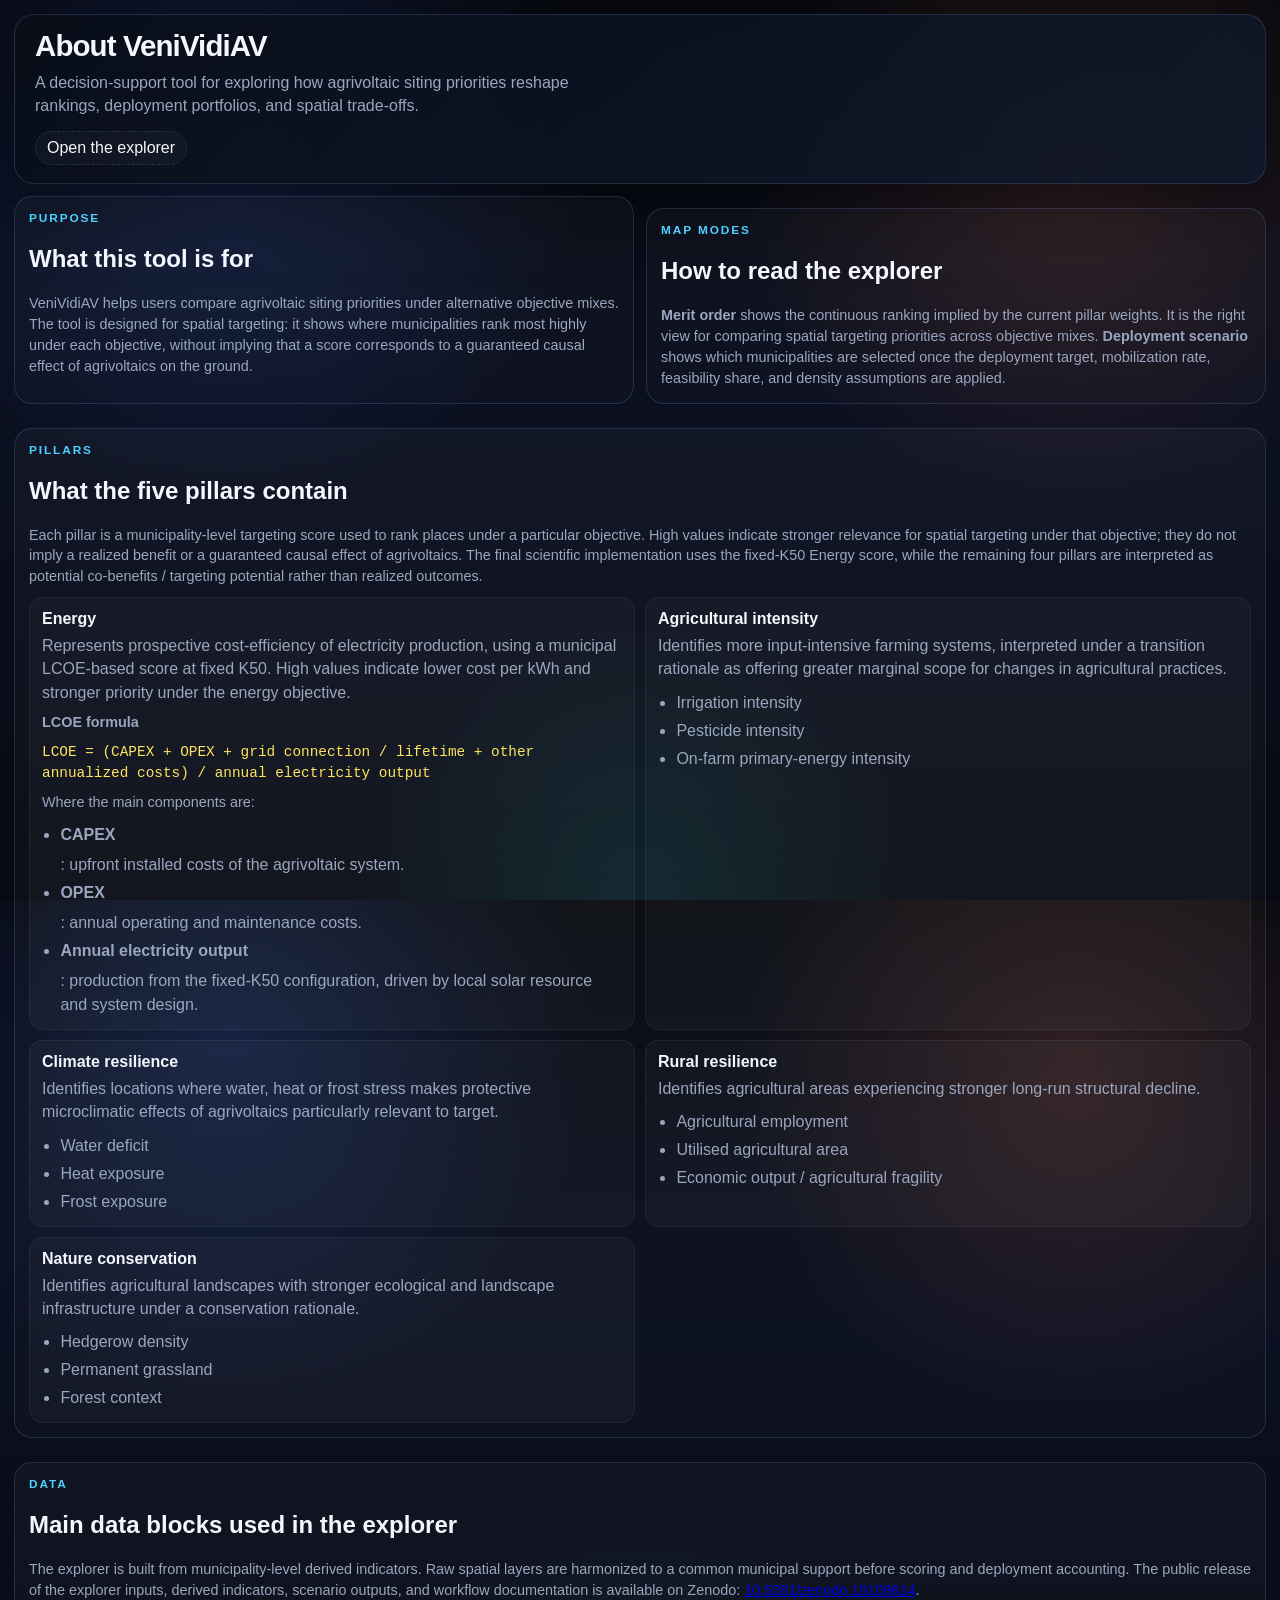
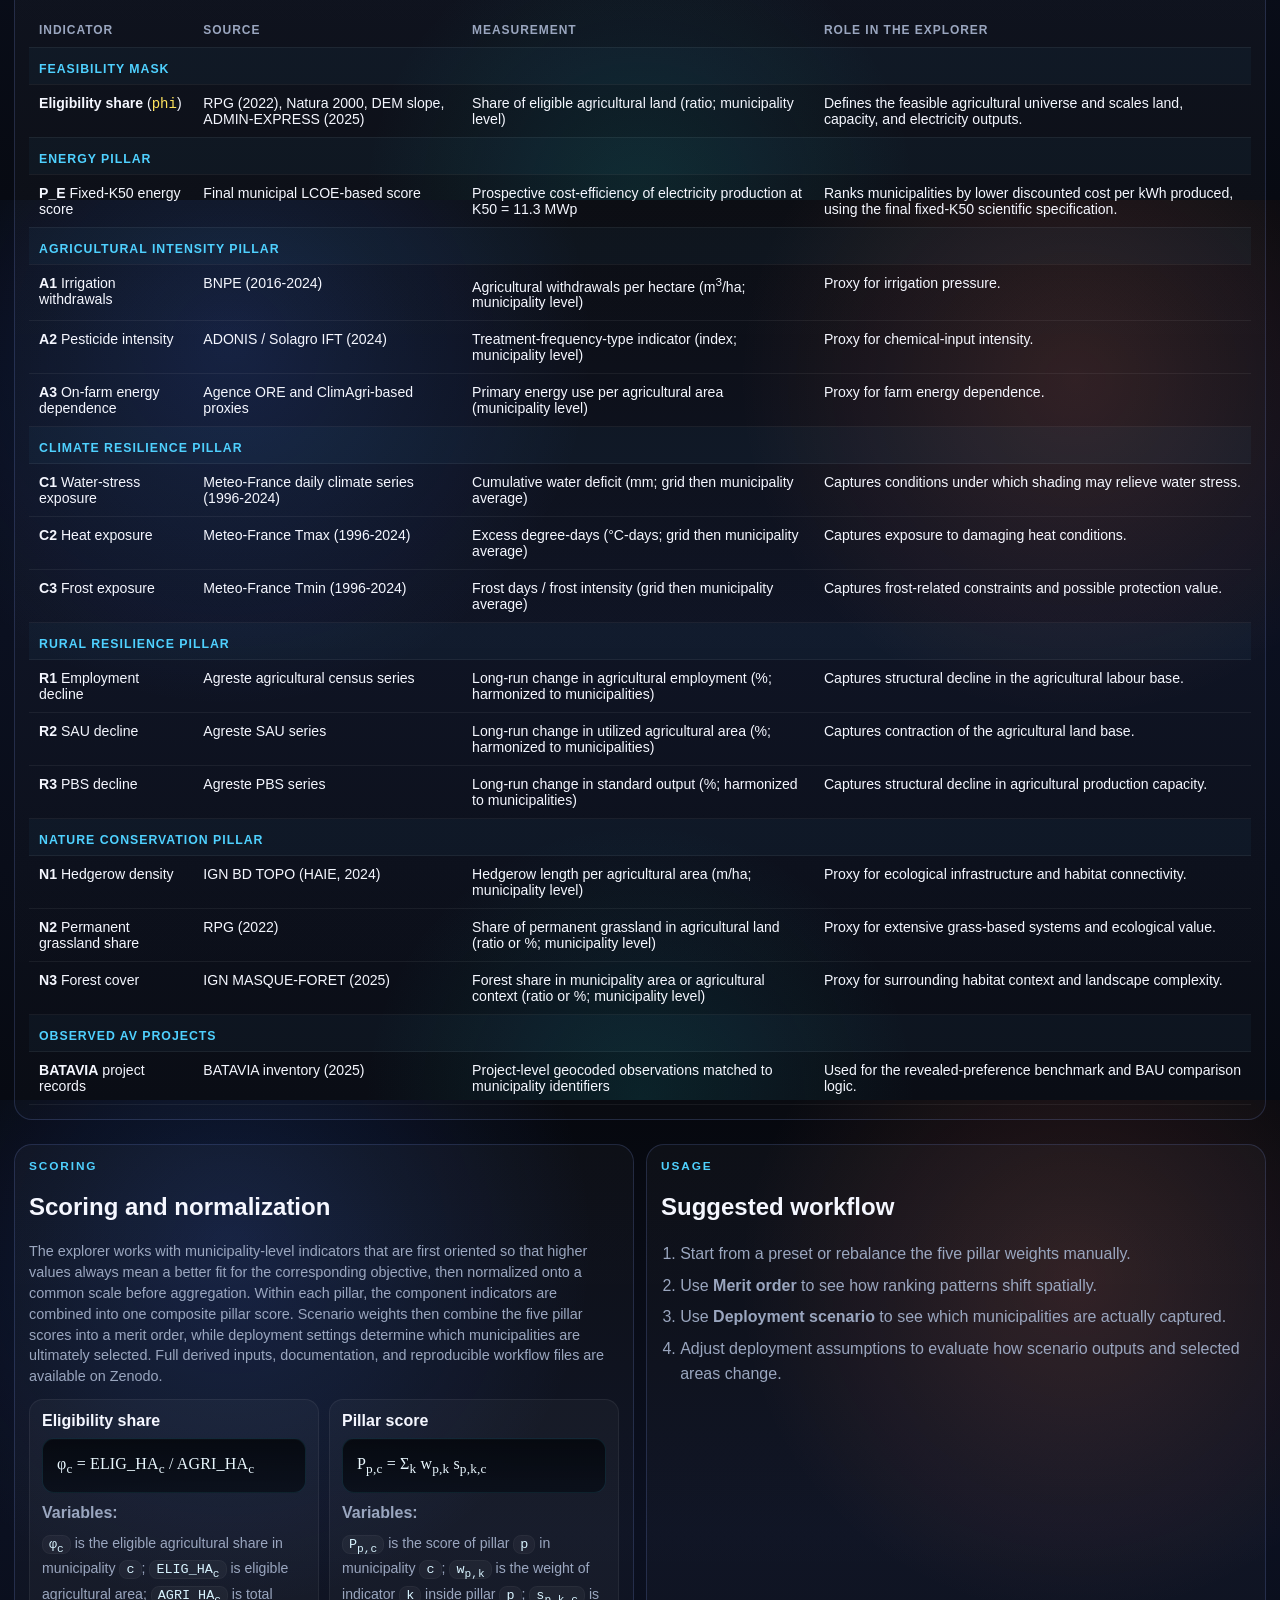
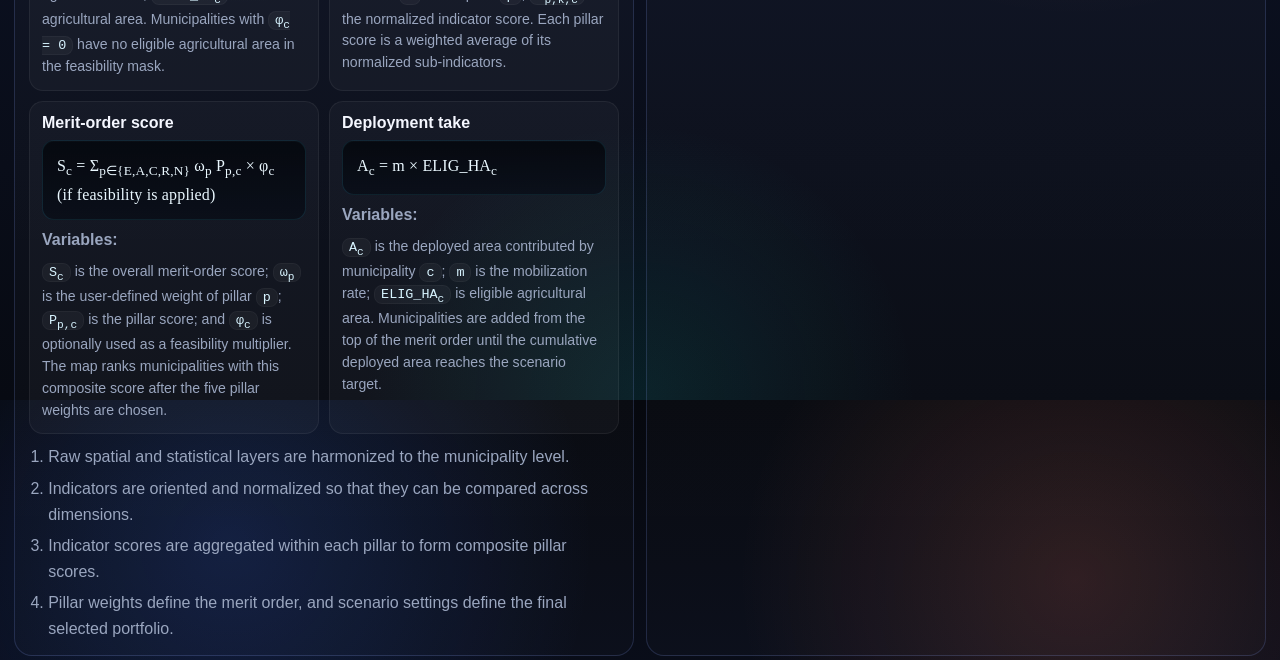
<file: about.html>
<!doctype html>
<html lang="en">
  <head>
    <meta charset="utf-8" />
    <meta name="viewport" content="width=device-width, initial-scale=1" />
    <meta http-equiv="Cache-Control" content="no-cache, no-store, must-revalidate" />
    <meta http-equiv="Pragma" content="no-cache" />
    <meta http-equiv="Expires" content="0" />
    <title>VeniVidiAV - About</title>
    <link rel="stylesheet" href="./style.css?v=__APP_VERSION__" />
  </head>
  <body>
    <div class="app-shell">
      <header class="hero">
        <div class="hero__copy">
          <h1>About VeniVidiAV</h1>
          <p class="hero__lede">
            A decision-support tool for exploring how agrivoltaic siting priorities reshape rankings,
            deployment portfolios, and spatial trade-offs.
          </p>
          <div class="hero__toolbar">
            <a class="hero__link" href="./index.html">Open the explorer</a>
          </div>
        </div>
      </header>

      <main class="info-page">
        <section class="panel-section">
          <p class="section-kicker">Purpose</p>
          <h2>What this tool is for</h2>
          <p class="section-text">
            VeniVidiAV helps users compare agrivoltaic siting priorities under alternative objective mixes.
            The tool is designed for spatial targeting: it shows where municipalities rank most highly under each objective,
            without implying that a score corresponds to a guaranteed causal effect of agrivoltaics on the ground.
          </p>
        </section>

        <section class="panel-section">
          <p class="section-kicker">Map modes</p>
          <h2>How to read the explorer</h2>
          <p class="section-text">
            <strong>Merit order</strong> shows the continuous ranking implied by the current pillar weights.
            It is the right view for comparing spatial targeting priorities across objective mixes.
            <strong>Deployment scenario</strong> shows which municipalities are selected once the deployment target,
            mobilization rate, feasibility share, and density assumptions are applied.
          </p>
        </section>

        <section class="panel-section panel-section--wide">
          <p class="section-kicker">Pillars</p>
          <h2>What the five pillars contain</h2>
          <p class="section-text">
            Each pillar is a municipality-level targeting score used to rank places under a particular objective.
            High values indicate stronger relevance for spatial targeting under that objective; they do not imply a
            realized benefit or a guaranteed causal effect of agrivoltaics. The final scientific implementation uses the
            fixed-K50 Energy score, while the remaining four pillars are interpreted as potential co-benefits / targeting
            potential rather than realized outcomes.
          </p>
          <div class="info-pillars">
            <div class="info-pillar">
              <strong>Energy</strong>
              <span>Represents prospective cost-efficiency of electricity production, using a municipal LCOE-based score at fixed K50. High values indicate lower cost per kWh and stronger priority under the energy objective.</span>
              <p class="section-text"><strong>LCOE formula</strong></p>
              <p class="section-text"><code>LCOE = (CAPEX + OPEX + grid connection / lifetime + other annualized costs) / annual electricity output</code></p>
              <p class="section-text">Where the main components are:</p>
              <ul class="info-sublist">
                <li><strong>CAPEX</strong>: upfront installed costs of the agrivoltaic system.</li>
                <li><strong>OPEX</strong>: annual operating and maintenance costs.</li>
                <li><strong>Annual electricity output</strong>: production from the fixed-K50 configuration, driven by local solar resource and system design.</li>
              </ul>
            </div>
            <div class="info-pillar">
              <strong>Agricultural intensity</strong>
              <span>Identifies more input-intensive farming systems, interpreted under a transition rationale as offering greater marginal scope for changes in agricultural practices.</span>
              <ul class="info-sublist">
                <li>Irrigation intensity</li>
                <li>Pesticide intensity</li>
                <li>On-farm primary-energy intensity</li>
              </ul>
            </div>
            <div class="info-pillar">
              <strong>Climate resilience</strong>
              <span>Identifies locations where water, heat or frost stress makes protective microclimatic effects of agrivoltaics particularly relevant to target.</span>
              <ul class="info-sublist">
                <li>Water deficit</li>
                <li>Heat exposure</li>
                <li>Frost exposure</li>
              </ul>
            </div>
            <div class="info-pillar">
              <strong>Rural resilience</strong>
              <span>Identifies agricultural areas experiencing stronger long-run structural decline.</span>
              <ul class="info-sublist">
                <li>Agricultural employment</li>
                <li>Utilised agricultural area</li>
                <li>Economic output / agricultural fragility</li>
              </ul>
            </div>
            <div class="info-pillar">
              <strong>Nature conservation</strong>
              <span>Identifies agricultural landscapes with stronger ecological and landscape infrastructure under a conservation rationale.</span>
              <ul class="info-sublist">
                <li>Hedgerow density</li>
                <li>Permanent grassland</li>
                <li>Forest context</li>
              </ul>
            </div>
          </div>
        </section>

        <section class="panel-section panel-section--wide">
          <p class="section-kicker">Data</p>
          <h2>Main data blocks used in the explorer</h2>
          <p class="section-text">
            The explorer is built from municipality-level derived indicators. Raw spatial layers are harmonized
            to a common municipal support before scoring and deployment accounting. The public release of the
            explorer inputs, derived indicators, scenario outputs, and workflow documentation is available on
            Zenodo: <a href="https://doi.org/10.5281/zenodo.19109614" target="_blank" rel="noopener noreferrer">10.5281/zenodo.19109614</a>.
          </p>
          <div class="info-table-wrap">
            <table class="info-table">
              <thead>
                <tr>
                  <th>Indicator</th>
                  <th>Source</th>
                  <th>Measurement</th>
                  <th>Role in the explorer</th>
                </tr>
              </thead>
              <tbody>
                <tr class="info-table__group">
                  <td colspan="4">Feasibility mask</td>
                </tr>
                <tr>
                  <td><strong>Eligibility share</strong> (<code>phi</code>)</td>
                  <td>RPG (2022), Natura 2000, DEM slope, ADMIN-EXPRESS (2025)</td>
                  <td>Share of eligible agricultural land (ratio; municipality level)</td>
                  <td>Defines the feasible agricultural universe and scales land, capacity, and electricity outputs.</td>
                </tr>

                <tr class="info-table__group">
                  <td colspan="4">Energy pillar</td>
                </tr>
                <tr>
                  <td><strong>P_E</strong> Fixed-K50 energy score</td>
                  <td>Final municipal LCOE-based score</td>
                  <td>Prospective cost-efficiency of electricity production at K50 = 11.3 MWp</td>
                  <td>Ranks municipalities by lower discounted cost per kWh produced, using the final fixed-K50 scientific specification.</td>
                </tr>

                <tr class="info-table__group">
                  <td colspan="4">Agricultural intensity pillar</td>
                </tr>
                <tr>
                  <td><strong>A1</strong> Irrigation withdrawals</td>
                  <td>BNPE (2016-2024)</td>
                  <td>Agricultural withdrawals per hectare (m<sup>3</sup>/ha; municipality level)</td>
                  <td>Proxy for irrigation pressure.</td>
                </tr>
                <tr>
                  <td><strong>A2</strong> Pesticide intensity</td>
                  <td>ADONIS / Solagro IFT (2024)</td>
                  <td>Treatment-frequency-type indicator (index; municipality level)</td>
                  <td>Proxy for chemical-input intensity.</td>
                </tr>
                <tr>
                  <td><strong>A3</strong> On-farm energy dependence</td>
                  <td>Agence ORE and ClimAgri-based proxies</td>
                  <td>Primary energy use per agricultural area (municipality level)</td>
                  <td>Proxy for farm energy dependence.</td>
                </tr>

                <tr class="info-table__group">
                  <td colspan="4">Climate resilience pillar</td>
                </tr>
                <tr>
                  <td><strong>C1</strong> Water-stress exposure</td>
                  <td>Meteo-France daily climate series (1996-2024)</td>
                  <td>Cumulative water deficit (mm; grid then municipality average)</td>
                  <td>Captures conditions under which shading may relieve water stress.</td>
                </tr>
                <tr>
                  <td><strong>C2</strong> Heat exposure</td>
                  <td>Meteo-France Tmax (1996-2024)</td>
                  <td>Excess degree-days (&deg;C-days; grid then municipality average)</td>
                  <td>Captures exposure to damaging heat conditions.</td>
                </tr>
                <tr>
                  <td><strong>C3</strong> Frost exposure</td>
                  <td>Meteo-France Tmin (1996-2024)</td>
                  <td>Frost days / frost intensity (grid then municipality average)</td>
                  <td>Captures frost-related constraints and possible protection value.</td>
                </tr>

                <tr class="info-table__group">
                  <td colspan="4">Rural resilience pillar</td>
                </tr>
                <tr>
                  <td><strong>R1</strong> Employment decline</td>
                  <td>Agreste agricultural census series</td>
                  <td>Long-run change in agricultural employment (%; harmonized to municipalities)</td>
                  <td>Captures structural decline in the agricultural labour base.</td>
                </tr>
                <tr>
                  <td><strong>R2</strong> SAU decline</td>
                  <td>Agreste SAU series</td>
                  <td>Long-run change in utilized agricultural area (%; harmonized to municipalities)</td>
                  <td>Captures contraction of the agricultural land base.</td>
                </tr>
                <tr>
                  <td><strong>R3</strong> PBS decline</td>
                  <td>Agreste PBS series</td>
                  <td>Long-run change in standard output (%; harmonized to municipalities)</td>
                  <td>Captures structural decline in agricultural production capacity.</td>
                </tr>

                <tr class="info-table__group">
                  <td colspan="4">Nature conservation pillar</td>
                </tr>
                <tr>
                  <td><strong>N1</strong> Hedgerow density</td>
                  <td>IGN BD TOPO (HAIE, 2024)</td>
                  <td>Hedgerow length per agricultural area (m/ha; municipality level)</td>
                  <td>Proxy for ecological infrastructure and habitat connectivity.</td>
                </tr>
                <tr>
                  <td><strong>N2</strong> Permanent grassland share</td>
                  <td>RPG (2022)</td>
                  <td>Share of permanent grassland in agricultural land (ratio or %; municipality level)</td>
                  <td>Proxy for extensive grass-based systems and ecological value.</td>
                </tr>
                <tr>
                  <td><strong>N3</strong> Forest cover</td>
                  <td>IGN MASQUE-FORET (2025)</td>
                  <td>Forest share in municipality area or agricultural context (ratio or %; municipality level)</td>
                  <td>Proxy for surrounding habitat context and landscape complexity.</td>
                </tr>

                <tr class="info-table__group">
                  <td colspan="4">Observed AV projects</td>
                </tr>
                <tr>
                  <td><strong>BATAVIA</strong> project records</td>
                  <td>BATAVIA inventory (2025)</td>
                  <td>Project-level geocoded observations matched to municipality identifiers</td>
                  <td>Used for the revealed-preference benchmark and BAU comparison logic.</td>
                </tr>
              </tbody>
            </table>
          </div>
        </section>

        <section class="panel-section">
          <p class="section-kicker">Scoring</p>
          <h2>Scoring and normalization</h2>
          <p class="section-text">
            The explorer works with municipality-level indicators that are first oriented so that higher values always mean
            a better fit for the corresponding objective, then normalized onto a common scale before aggregation. Within each
            pillar, the component indicators are combined into one composite pillar score. Scenario weights then combine the
            five pillar scores into a merit order, while deployment settings determine which municipalities are ultimately
            selected. Full derived inputs, documentation, and reproducible workflow files are available on Zenodo.
          </p>
          <div class="equation-stack">
            <div class="equation-card">
              <strong>Eligibility share</strong>
              <div class="equation-formula">
                &phi;<sub>c</sub> = ELIG_HA<sub>c</sub> / AGRI_HA<sub>c</sub>
              </div>
              <p class="equation-note">
                <strong>Variables:</strong> <code>&phi;<sub>c</sub></code> is the eligible agricultural share in municipality <code>c</code>;
                <code>ELIG_HA<sub>c</sub></code> is eligible agricultural area; <code>AGRI_HA<sub>c</sub></code> is total agricultural area.
                Municipalities with <code>&phi;<sub>c</sub> = 0</code> have no eligible agricultural area in the feasibility mask.
              </p>
            </div>
            <div class="equation-card">
              <strong>Pillar score</strong>
              <div class="equation-formula">
                P<sub>p,c</sub> = &Sigma;<sub>k</sub> w<sub>p,k</sub> s<sub>p,k,c</sub>
              </div>
              <p class="equation-note">
                <strong>Variables:</strong> <code>P<sub>p,c</sub></code> is the score of pillar <code>p</code> in municipality <code>c</code>;
                <code>w<sub>p,k</sub></code> is the weight of indicator <code>k</code> inside pillar <code>p</code>;
                <code>s<sub>p,k,c</sub></code> is the normalized indicator score.
                Each pillar score is a weighted average of its normalized sub-indicators.
              </p>
            </div>
            <div class="equation-card">
              <strong>Merit-order score</strong>
              <div class="equation-formula">
                S<sub>c</sub> = &Sigma;<sub>p&isin;{E,A,C,R,N}</sub> &omega;<sub>p</sub> P<sub>p,c</sub>
                &times; &phi;<sub>c</sub> &nbsp; (if feasibility is applied)
              </div>
              <p class="equation-note">
                <strong>Variables:</strong> <code>S<sub>c</sub></code> is the overall merit-order score;
                <code>&omega;<sub>p</sub></code> is the user-defined weight of pillar <code>p</code>;
                <code>P<sub>p,c</sub></code> is the pillar score; and <code>&phi;<sub>c</sub></code> is optionally used as a feasibility multiplier.
                The map ranks municipalities with this composite score after the five pillar weights are chosen.
              </p>
            </div>
            <div class="equation-card">
              <strong>Deployment take</strong>
              <div class="equation-formula">
                A<sub>c</sub> = m &times; ELIG_HA<sub>c</sub>
              </div>
              <p class="equation-note">
                <strong>Variables:</strong> <code>A<sub>c</sub></code> is the deployed area contributed by municipality <code>c</code>;
                <code>m</code> is the mobilization rate; <code>ELIG_HA<sub>c</sub></code> is eligible agricultural area.
                Municipalities are added from the top of the merit order until the cumulative deployed area reaches the scenario target.
              </p>
            </div>
          </div>
          <ol class="info-list">
            <li>Raw spatial and statistical layers are harmonized to the municipality level.</li>
            <li>Indicators are oriented and normalized so that they can be compared across dimensions.</li>
            <li>Indicator scores are aggregated within each pillar to form composite pillar scores.</li>
            <li>Pillar weights define the merit order, and scenario settings define the final selected portfolio.</li>
          </ol>
        </section>

        <section class="panel-section">
          <p class="section-kicker">Usage</p>
          <h2>Suggested workflow</h2>
          <ol class="info-list">
            <li>Start from a preset or rebalance the five pillar weights manually.</li>
            <li>Use <strong>Merit order</strong> to see how ranking patterns shift spatially.</li>
            <li>Use <strong>Deployment scenario</strong> to see which municipalities are actually captured.</li>
            <li>Adjust deployment assumptions to evaluate how scenario outputs and selected areas change.</li>
          </ol>
        </section>
      </main>
    </div>
  </body>
</html>
</file>
<file: style.css>
﻿:root {
  --bg: #06080e;
  --bg-soft: #0d1220;
  --panel: rgba(10, 16, 27, 0.88);
  --panel-strong: rgba(9, 14, 24, 0.96);
  --line: rgba(132, 162, 255, 0.18);
  --line-strong: rgba(132, 162, 255, 0.3);
  --ink: #f5f7ff;
  --muted: #9aa6bf;
  --accent: #4fd1ff;
  --accent-2: #ff7a59;
  --accent-3: #ffe45e;
  --good-0: #09101b;
  --good-1: #17345f;
  --good-2: #146b8f;
  --good-3: #10b8b7;
  --good-4: #a5f04b;
  --good-5: #fff27a;
  --shadow: 0 24px 70px rgba(0, 0, 0, 0.45);
}

* { box-sizing: border-box; }
html, body { height: 100%; }
body {
  margin: 0;
  color: var(--ink);
  font-family: "Aptos", "Segoe UI", "Helvetica Neue", Arial, sans-serif;
  overflow-y: auto;
  overflow-x: hidden;
  background:
    radial-gradient(circle at 18% 16%, rgba(57, 115, 255, 0.18), transparent 28%),
    radial-gradient(circle at 84% 20%, rgba(255, 122, 89, 0.15), transparent 26%),
    radial-gradient(circle at 50% 100%, rgba(16, 184, 183, 0.12), transparent 25%),
    linear-gradient(180deg, #06080e 0%, #0b1020 48%, #070a12 100%);
}

button, input, table { font: inherit; }
code { color: var(--accent-3); }

.app-shell {
  min-height: 100%;
  padding: 14px;
}

.hero {
  display: flex;
  justify-content: flex-start;
  gap: 18px;
  align-items: flex-start;
  padding: 16px 20px 18px;
  margin-bottom: 12px;
  border: 1px solid var(--line);
  border-radius: 20px;
  background: linear-gradient(135deg, rgba(9, 14, 24, 0.94), rgba(15, 25, 43, 0.84));
  box-shadow: var(--shadow);
}

.hero__copy { max-width: 980px; }
.section-kicker {
  margin: 0 0 8px;
  color: var(--accent);
  text-transform: uppercase;
  letter-spacing: 0.16em;
  font-size: 0.74rem;
  font-weight: 700;
}
.hero h1,
.map-overlay h2,
.panel h2 {
  margin: 0;
  font-weight: 700;
  letter-spacing: -0.03em;
}
.hero h1 {
  font-size: clamp(1.5rem, 2.3vw, 2.5rem);
  line-height: 1.02;
}
.hero__lede {
  margin: 10px 0 0;
  max-width: 62ch;
  color: var(--muted);
  line-height: 1.45;
}
.hero__toolbar {
  display: flex;
  flex-wrap: wrap;
  align-items: center;
  gap: 12px;
  margin-top: 14px;
}
.hero__link {
  display: inline-flex;
  align-items: center;
  padding: 7px 11px;
  border-radius: 999px;
  border: 1px dashed var(--line);
  background: rgba(255,255,255,0.03);
  color: var(--ink);
  text-decoration: none;
  transition: transform .16s ease, border-color .16s ease, background .16s ease, box-shadow .16s ease;
}
.hero__link:hover {
  transform: translateY(-1px);
  border-color: rgba(79, 209, 255, 0.75);
  background: linear-gradient(135deg, rgba(79, 209, 255, 0.18), rgba(255, 122, 89, 0.12));
  box-shadow: 0 0 0 1px rgba(79, 209, 255, 0.18) inset;
}
.hero__status {
  margin: 0;
  color: var(--muted);
  font-size: 0.88rem;
}
.hero__mode-note {
  margin: 10px 0 0;
  max-width: 72ch;
  color: var(--muted);
  line-height: 1.5;
  font-size: 0.92rem;
}
.layout {
  display: grid;
  grid-template-columns: 320px minmax(0, 1fr);
  gap: 12px;
  align-items: start;
}

.panel,
.map-wrap {
  border: 1px solid var(--line);
  border-radius: 20px;
  background: var(--panel);
  box-shadow: var(--shadow);
  backdrop-filter: blur(18px);
}

.panel {
  overflow: visible;
  padding: 14px;
}

.panel-section {
  padding: 14px;
  border: 1px solid var(--line);
  border-radius: 18px;
  background: linear-gradient(180deg, rgba(255,255,255,0.03), rgba(255,255,255,0.015));
}
.panel-section + .panel-section { margin-top: 12px; }
.panel-section--intro {
  background: linear-gradient(135deg, rgba(79,209,255,0.08), rgba(255,122,89,0.06));
}
.panel-section--narrative {
  background:
    radial-gradient(circle at top right, rgba(255, 228, 94, 0.08), transparent 28%),
    linear-gradient(135deg, rgba(79,209,255,0.06), rgba(255,122,89,0.04));
}
.section-head {
  display: flex;
  justify-content: space-between;
  gap: 16px;
  align-items: flex-start;
}
.weight-total {
  min-width: 90px;
  text-align: right;
}
.weight-total span {
  display: block;
  color: var(--muted);
  font-size: 0.72rem;
  text-transform: uppercase;
  letter-spacing: 0.1em;
}
.weight-total strong {
  display: block;
  margin-top: 4px;
  font-size: 1.15rem;
}
.section-text {
  margin: 8px 0 0;
  color: var(--muted);
  line-height: 1.45;
  font-size: 0.9rem;
}
.active-preset {
  margin-top: 12px;
  padding: 10px 12px;
  border: 1px solid rgba(255,255,255,0.05);
  border-radius: 14px;
  background: rgba(255,255,255,0.03);
  color: var(--muted);
  font-size: 0.9rem;
}
.narrative-tags {
  display: flex;
  flex-wrap: wrap;
  gap: 8px;
  margin-top: 14px;
}
.narrative-tag {
  display: inline-flex;
  align-items: center;
  padding: 8px 10px;
  border-radius: 999px;
  border: 1px solid var(--line);
  background: rgba(255,255,255,0.04);
  color: var(--ink);
  font-size: 0.82rem;
}
.scenario-narrative-body {
  margin: 14px 0 0;
  color: var(--muted);
  line-height: 1.6;
  font-size: 0.92rem;
}

.preset-row {
  display: grid;
  grid-template-columns: repeat(2, minmax(0, 1fr));
  gap: 8px;
  margin-top: 14px;
}
.preset-row button {
  appearance: none;
  border: 1px solid var(--line);
  background: rgba(255,255,255,0.03);
  color: var(--ink);
  border-radius: 14px;
  padding: 11px 12px;
  cursor: pointer;
  transition: transform .16s ease, border-color .16s ease, background .16s ease, box-shadow .16s ease;
}
.preset-row button:hover,
.preset-row button.active {
  transform: translateY(-1px);
  border-color: rgba(79, 209, 255, 0.75);
  background: linear-gradient(135deg, rgba(79, 209, 255, 0.18), rgba(255, 122, 89, 0.12));
  box-shadow: 0 0 0 1px rgba(79, 209, 255, 0.18) inset;
}

.control { margin-top: 12px; }
.control-head {
  display: flex;
  justify-content: space-between;
  gap: 12px;
  align-items: center;
  margin-bottom: 6px;
  color: var(--muted);
  font-size: 0.9rem;
}
.control label {
  display: flex;
  justify-content: space-between;
  gap: 12px;
  margin-bottom: 6px;
  color: var(--muted);
  font-size: 0.9rem;
}
.control input[type="range"] {
  width: 100%;
  accent-color: var(--accent);
}
.control-disclosure {
  display: inline-flex;
  align-items: center;
  gap: 8px;
  padding: 0;
  border: 0;
  background: transparent;
  color: var(--ink);
  font: inherit;
  font-weight: 600;
  cursor: pointer;
}
.control-disclosure__chevron {
  color: var(--accent);
  transition: transform .18s ease;
}
.control-disclosure[aria-expanded="true"] .control-disclosure__chevron {
  transform: rotate(180deg);
}
.control--with-subpanel {
  padding-bottom: 2px;
}
.subpillar-body {
  margin-top: 10px;
  padding: 11px 12px 12px;
  border: 1px solid rgba(255,255,255,0.08);
  border-radius: 14px;
  background: rgba(255,255,255,0.025);
}
.subpillar-meta {
  display: flex;
  justify-content: space-between;
  gap: 12px;
  color: var(--muted);
  font-size: 0.82rem;
}
.subpillar-text {
  margin: 8px 0 0;
  color: var(--muted);
  font-size: 0.82rem;
  line-height: 1.45;
}
.toggle-row {
  display: flex;
  align-items: center;
  gap: 10px;
  margin-top: 14px;
  color: var(--ink);
  font-size: 0.92rem;
}
.meta-line {
  display: grid;
  gap: 5px;
  margin-top: 10px;
  color: var(--muted);
  font-size: 0.84rem;
}

.kpi-grid {
  display: grid;
  grid-template-columns: repeat(2, minmax(0, 1fr));
  gap: 10px;
  margin-top: 12px;
}
.kpi {
  padding: 12px;
  border-radius: 18px;
  border: 1px solid var(--line);
  background: linear-gradient(180deg, rgba(255,255,255,0.04), rgba(255,255,255,0.015));
}
.kpi span {
  display: block;
  color: var(--muted);
  font-size: 0.76rem;
  text-transform: uppercase;
  letter-spacing: 0.08em;
}
.kpi strong {
  display: block;
  margin-top: 8px;
  font-size: 1.18rem;
}

#topTable {
  width: 100%;
  margin-top: 10px;
  border-collapse: collapse;
  font-size: 0.88rem;
}
#topTable thead {
  position: sticky;
  top: 0;
  background: rgba(9, 14, 24, 0.95);
}
#topTable th,
#topTable td {
  padding: 9px 6px;
  border-bottom: 1px solid rgba(255,255,255,0.06);
  text-align: left;
}
#topTable th {
  color: var(--muted);
  font-size: 0.74rem;
  text-transform: uppercase;
  letter-spacing: 0.08em;
}

.map-wrap {
  position: sticky;
  top: 14px;
  overflow: hidden;
  min-height: 72vh;
  height: calc(100vh - 28px);
  background: #04060a;
}
#map {
  width: 100%;
  height: 100%;
  min-height: 72vh;
}
.map-overlay {
  position: absolute;
  z-index: 900;
  border: 1px solid var(--line);
  border-radius: 18px;
  background: rgba(9, 14, 24, 0.82);
  backdrop-filter: blur(14px);
  box-shadow: 0 18px 45px rgba(0,0,0,0.35);
}
.map-overlay--context {
  top: 14px;
  right: 14px;
  width: min(330px, calc(100% - 28px));
  padding: 14px;
}
.view-switch {
  display: inline-flex;
  gap: 4px;
  flex-wrap: nowrap;
  padding: 4px;
  border-radius: 999px;
  border: 1px solid var(--line);
  background: rgba(255,255,255,0.03);
  box-shadow: inset 0 0 0 1px rgba(255,255,255,0.02);
}
.view-switch button {
  appearance: none;
  border: 0;
  background: transparent;
  color: var(--muted);
  border-radius: 999px;
  padding: 8px 14px;
  cursor: pointer;
  transition: transform .16s ease, color .16s ease, background .16s ease, box-shadow .16s ease;
}
.view-switch button:hover,
.view-switch button.active {
  transform: translateY(-1px);
  color: var(--ink);
  background: linear-gradient(135deg, rgba(79, 209, 255, 0.18), rgba(255, 122, 89, 0.12));
  box-shadow: 0 0 0 1px rgba(79, 209, 255, 0.18) inset, 0 8px 18px rgba(0, 0, 0, 0.18);
}
.hidden {
  display: none !important;
}
.context-head {
  display: flex;
  justify-content: space-between;
  gap: 12px;
  align-items: flex-start;
}
.context-close {
  position: absolute;
  top: 10px;
  right: 12px;
  width: 32px;
  height: 32px;
  border: 1px solid var(--line);
  border-radius: 999px;
  background: rgba(255,255,255,0.04);
  color: var(--ink);
  cursor: pointer;
  font-size: 1.1rem;
  line-height: 1;
}
.context-close:hover {
  border-color: rgba(79, 209, 255, 0.75);
  background: rgba(79, 209, 255, 0.12);
}
.context-rank {
  padding: 8px 10px;
  border-radius: 999px;
  border: 1px solid var(--line);
  background: rgba(79, 209, 255, 0.08);
  color: var(--accent);
  font-size: 0.82rem;
  white-space: nowrap;
}
.context-summary {
  display: grid;
  grid-template-columns: repeat(2, minmax(0, 1fr));
  gap: 10px;
  margin-top: 14px;
}
.context-metric {
  padding: 10px 12px;
  border-radius: 14px;
  border: 1px solid rgba(255,255,255,0.06);
  background: rgba(255,255,255,0.03);
}
.context-metric span {
  display: block;
  color: var(--muted);
  font-size: 0.72rem;
  text-transform: uppercase;
  letter-spacing: 0.08em;
}
.context-metric strong {
  display: block;
  margin-top: 8px;
  font-size: 1rem;
}
.context-narrative {
  margin-top: 14px;
  color: var(--muted);
  line-height: 1.55;
  font-size: 0.9rem;
}
.context-pillars {
  margin-top: 14px;
  display: grid;
  gap: 8px;
}
.pillar-bar {
  display: grid;
  grid-template-columns: 92px minmax(0, 1fr) 44px;
  gap: 10px;
  align-items: center;
}
.pillar-bar__label {
  color: var(--muted);
  font-size: 0.82rem;
}
.pillar-bar__track {
  position: relative;
  height: 10px;
  border-radius: 999px;
  overflow: hidden;
  background: rgba(255,255,255,0.08);
}
.pillar-bar__fill {
  position: absolute;
  inset: 0 auto 0 0;
  border-radius: inherit;
  background: linear-gradient(90deg, rgba(79,209,255,0.75), rgba(255,122,89,0.95));
}
.pillar-bar__value {
  text-align: right;
  font-size: 0.8rem;
  color: var(--ink);
}

.loader {
  position: absolute;
  inset: 0;
  display: flex;
  align-items: center;
  justify-content: center;
  font-size: 1rem;
  color: var(--ink);
  background: rgba(4, 6, 10, 0.84);
  z-index: 1200;
}
.loader.hidden { display: none; }

.legend {
  background: rgba(9, 14, 24, 0.88);
  border: 1px solid var(--line);
  border-radius: 16px;
  padding: 12px 14px;
  font-size: 0.84rem;
  color: var(--ink);
  line-height: 1.45;
  backdrop-filter: blur(14px);
}
.legend--panel {
  position: static;
  min-width: 0;
  max-width: none;
  padding: 0;
  border: 0;
  background: transparent;
  backdrop-filter: none;
  box-shadow: none;
}
.legend-scale {
  height: 14px;
  margin: 10px 0 8px;
  border-radius: 999px;
  background: linear-gradient(90deg, var(--good-0), var(--good-1), var(--good-2), var(--good-3), var(--good-4), var(--good-5));
}
.legend-chip-row {
  display: flex;
  flex-wrap: wrap;
  gap: 10px;
  margin: 10px 0 8px;
}
.legend-chip {
  display: inline-flex;
  align-items: center;
  gap: 8px;
}
.legend-chip__swatch {
  width: 14px;
  height: 14px;
  border-radius: 999px;
  border: 1px solid rgba(255,255,255,0.18);
}
.legend-chip__swatch--selected {
  background: #7af0a4;
}
.legend-chip__swatch--unselected {
  background: #182233;
}
.legend small { color: var(--muted); }

.maplibregl-popup-content {
  background: rgba(9, 14, 24, 0.97);
  color: var(--ink);
  border: 1px solid var(--line-strong);
  border-radius: 16px;
  box-shadow: 0 16px 42px rgba(0,0,0,0.35);
}
.maplibregl-popup-anchor-bottom .maplibregl-popup-tip,
.maplibregl-popup-anchor-top .maplibregl-popup-tip,
.maplibregl-popup-anchor-left .maplibregl-popup-tip,
.maplibregl-popup-anchor-right .maplibregl-popup-tip,
.maplibregl-popup-anchor-bottom-left .maplibregl-popup-tip,
.maplibregl-popup-anchor-bottom-right .maplibregl-popup-tip,
.maplibregl-popup-anchor-top-left .maplibregl-popup-tip,
.maplibregl-popup-anchor-top-right .maplibregl-popup-tip {
  border-top-color: rgba(9, 14, 24, 0.97);
  border-bottom-color: rgba(9, 14, 24, 0.97);
}

.info-page {
  display: grid;
  grid-template-columns: repeat(2, minmax(0, 1fr));
  gap: 12px;
}
.panel-section--wide {
  grid-column: 1 / -1;
}
.info-pillars {
  display: grid;
  grid-template-columns: repeat(2, minmax(0, 1fr));
  gap: 10px;
  margin-top: 10px;
}
.info-pillar {
  padding: 12px;
  border-radius: 14px;
  border: 1px solid rgba(255,255,255,0.06);
  background: rgba(255,255,255,0.03);
}
.info-pillar strong {
  display: block;
  margin-bottom: 6px;
}
.info-pillar span {
  color: var(--muted);
  line-height: 1.45;
}
.info-sublist {
  margin: 10px 0 0;
  padding-left: 1.15rem;
  color: var(--muted);
  line-height: 1.5;
}
.info-sublist li + li {
  margin-top: 4px;
}
.info-table-wrap {
  margin-top: 12px;
  overflow-x: auto;
}
.info-table {
  width: 100%;
  border-collapse: collapse;
  font-size: 0.88rem;
}
.info-table th,
.info-table td {
  padding: 10px 10px;
  border-bottom: 1px solid rgba(255,255,255,0.06);
  text-align: left;
  vertical-align: top;
}
.info-table th {
  color: var(--muted);
  font-size: 0.75rem;
  text-transform: uppercase;
  letter-spacing: 0.08em;
}
.info-table__group td {
  padding-top: 14px;
  padding-bottom: 8px;
  color: var(--accent);
  font-size: 0.77rem;
  font-weight: 700;
  text-transform: uppercase;
  letter-spacing: 0.08em;
  background: rgba(79, 209, 255, 0.04);
}
.info-list {
  margin: 10px 0 0;
  padding-left: 1.2rem;
  color: var(--muted);
  line-height: 1.6;
}
.info-list li + li {
  margin-top: 6px;
}
.equation-stack {
  display: grid;
  grid-template-columns: repeat(2, minmax(0, 1fr));
  gap: 10px;
  margin-top: 12px;
}
.equation-card {
  padding: 12px;
  border-radius: 14px;
  border: 1px solid rgba(255,255,255,0.06);
  background: rgba(255,255,255,0.03);
}
.equation-card strong {
  display: block;
  margin-bottom: 8px;
  font-size: 1rem;
}
.equation-formula {
  display: block;
  padding: 12px 14px;
  border-radius: 12px;
  border: 1px solid rgba(79, 209, 255, 0.12);
  background: linear-gradient(180deg, rgba(5, 8, 14, 0.92), rgba(9, 14, 24, 0.84));
  color: #eaf8ff;
  font-size: 1rem;
  line-height: 1.6;
  white-space: normal;
  letter-spacing: 0.01em;
  font-family: "Cambria Math", "Times New Roman", serif;
  box-shadow: inset 0 1px 0 rgba(255,255,255,0.02);
}
.equation-note {
  margin: 8px 0 0;
  color: var(--muted);
  line-height: 1.55;
  font-size: 0.88rem;
}
.equation-note code {
  color: #d8f4ff;
  background: rgba(255,255,255,0.04);
  border: 1px solid rgba(255,255,255,0.04);
  border-radius: 8px;
  padding: 1px 6px;
  font-size: 0.84rem;
}

@media (max-width: 1160px) {
  .layout {
    grid-template-columns: 1fr;
  }
  .info-page,
  .info-pillars,
  .equation-stack {
    grid-template-columns: 1fr;
  }
  .map-wrap,
  #map {
    min-height: 70vh;
  }
  .map-wrap {
    position: relative;
    top: auto;
    height: 70vh;
  }
  .map-overlay--context {
    top: auto;
    bottom: 84px;
  }
}

@media (max-width: 760px) {
  .app-shell { padding: 12px; }
  .hero {
    padding: 14px;
    align-items: flex-start;
  }
  .hero__toolbar {
    align-items: flex-start;
  }
  .preset-row,
  .kpi-grid {
    grid-template-columns: 1fr;
  }
  .context-summary {
    grid-template-columns: 1fr;
  }
  .map-overlay--context {
    left: 18px;
    right: 18px;
    width: auto;
    bottom: 92px;
  }
  .pillar-bar {
    grid-template-columns: 78px minmax(0, 1fr) 40px;
  }
}
</file>
